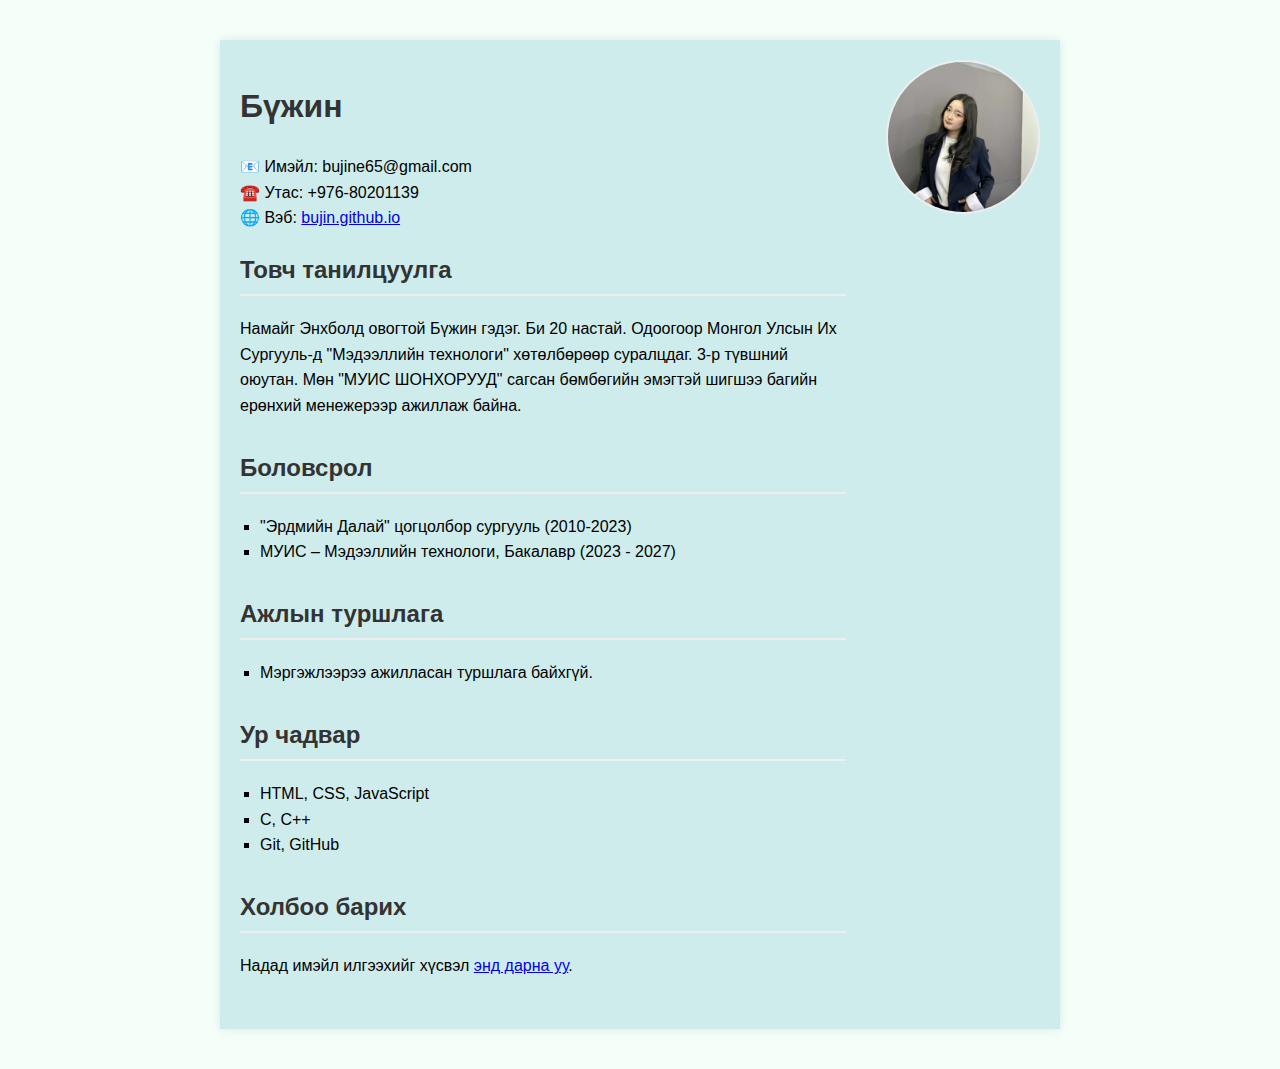
<file: index.html>
<!DOCTYPE html>
<html lang="mn">
<head>
  <meta charset="UTF-8" />
  <meta name="viewport" content="width=device-width, initial-scale=1.0"/>
  <title>Миний CV</title>
  <style>
    body {
      font-family: Arial, sans-serif;
      line-height: 1.6;
      margin: 0;
      padding: 0;
      background-color: #f5fffa;
    }

    .container {
      max-width: 800px;
      margin: 40px auto;
      padding: 20px;
      background: #cfecec;
      box-shadow: 0 0 10px rgba(0,0,0,0.1);

      display: flex;          /* Flexbox болгож байна */
      justify-content: space-between;
      align-items: flex-start;
      gap: 40px;
    }

    .content {
      flex: 1;  /* Текст хэсэг өргөн эзэлнэ */
    }

    .profile-pic {
      width: 150px;
      height: 150px;
      border-radius: 50%;   /* Дугуй болгоно */
      object-fit: cover;    /* Зургийг хэмжээнд тааруулна */
      border: 2px solid #eee;
    }

    h1, h2 {
      color: #333;
    }

    ul {
      list-style-type: square;
      padding-left: 20px;
    }

    .contact {
      margin-bottom: 20px;
    }

    .section {
      margin-bottom: 30px;
    }

    .section h2 {
      border-bottom: 2px solid #eee;
      padding-bottom: 5px;
    }
  </style>
</head>
<body>
  <div class="container">
    <!-- Зүүн талд текст -->
    <div class="content">
      <h1>Бүжин</h1>
      <p class="contact">
        📧 Имэйл: bujine65@gmail.com<br>
        ☎️ Утас: +976-80201139<br>
        🌐 Вэб: <a href="https://bujin.github.io" target="_blank">bujin.github.io</a>
      </p>

      <div class="section">
        <h2>Товч танилцуулга</h2>
        <p>Намайг Энхболд овогтой Бүжин гэдэг. Би 20 настай. Одоогоор Монгол Улсын Их Сургууль-д "Мэдээллийн технологи" хөтөлбөрөөр суралцдаг. 3-р түвшний оюутан. Мөн "МУИС ШОНХОРУУД" сагсан бөмбөгийн эмэгтэй шигшээ багийн ерөнхий менежерээр ажиллаж байна. </p>
      </div>

      <div class="section">
        <h2>Боловсрол</h2>
        <ul>
          <li>"Эрдмийн Далай" цогцолбор сургууль (2010-2023)</li>
          <li>МУИС – Мэдээллийн технологи, Бакалавр (2023 - 2027)</li>
        </ul>
      </div>

      <div class="section">
        <h2>Ажлын туршлага</h2>
        <ul>
          <li>Мэргэжлээрээ ажилласан туршлага байхгүй.</li>
        </ul>
      </div>

      <div class="section">
        <h2>Ур чадвар</h2>
        <ul>
          <li>HTML, CSS, JavaScript</li>
          <li>C, C++</li>
          <li>Git, GitHub</li>
        </ul>
      </div>

      <div class="section">
        <h2>Холбоо барих</h2>
        <p>Надад имэйл илгээхийг хүсвэл <a href="mailto:bujine65@gmail.com">энд дарна уу</a>.</p>
      </div>
    </div>

    <!-- Баруун талд зураг -->
    <div>
      <img src="profile.png" alt="Profile Picture" class="profile-pic">
    </div>
  </div>
</body>
</html>
</file>
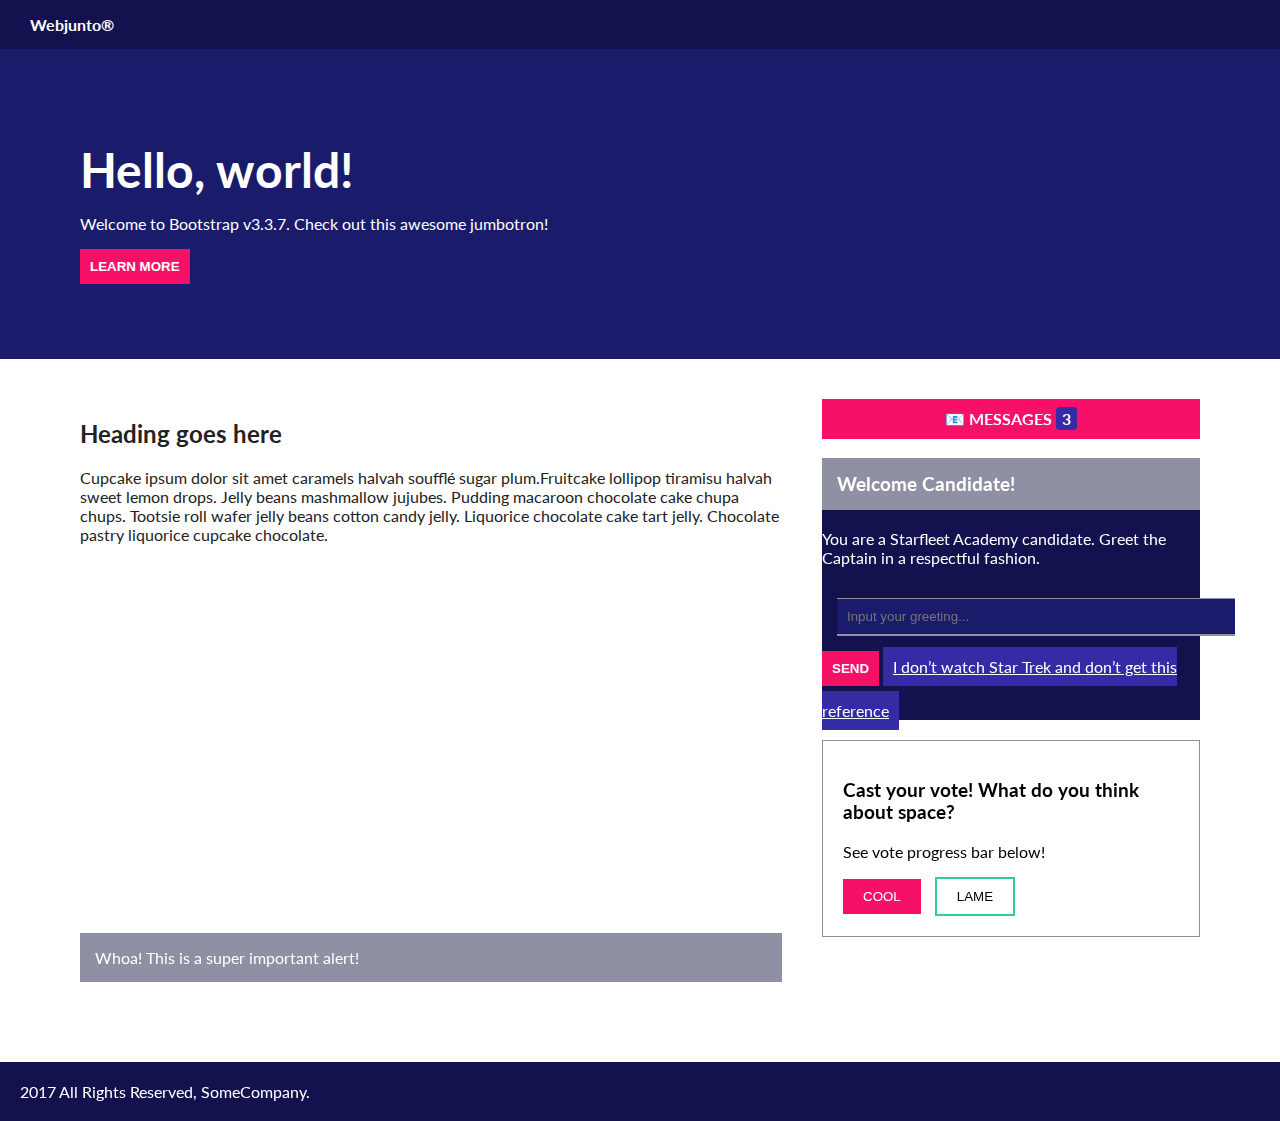
<file: lab5/index.html>
<!DOCTYPE html>
<html lang="en">
<head>
    <meta charset="UTF-8">
    <meta name="viewport" content="width=device-width, initial-scale=1.0">
    <title>Webjuntó Layout</title>

    <link href="https://fonts.googleapis.com/css2?family=Lato:wght@400;700&display=swap" rel="stylesheet">

    <link rel="stylesheet" href="style.css">
</head>
<body>

    <nav class="navbar">
        <div class="nav-left">Webjunto®</div>
    </nav>

    <section class="hero">
        <h1>Hello, world!</h1>
        <p>Welcome to Bootstrap v3.3.7. Check out this awesome jumbotron!</p>
        <button class="btn-pink">LEARN MORE</button>
    </section>

    <div class="container">

        <div class="main-left">
            <h2>Heading goes here</h2>
            <p>
                Cupcake ipsum dolor sit amet caramels halvah soufflé sugar plum.Fruitcake lollipop tiramisu halvah sweet lemon drops. Jelly beans mashmallow jujubes. Pudding macaroon chocolate  cake chupa chups. Tootsie roll wafer jelly beans cotton candy jelly. Liquorice chocolate cake tart jelly. Chocolate pastry liquorice cupcake chocolate.
            </p>

            <div class="video-box">
                <iframe width="100%" height="350" src="https://www.youtube.com/embed/6x0cAzQ7PVs" frameborder="0" allowfullscreen></iframe>
            </div>

            <div class="alert">
                Whoa! This is a super important alert!
            </div>
        </div>

        <div class="main-right">

            <div class="messages-box">
                <div class="messages-header">📧 MESSAGES <span>3</span></div>
            </div>

            <div class="welcome-box">
                <h3>Welcome Candidate!</h3>
                <p>You are a Starfleet Academy candidate. Greet the Captain in a respectful fashion.</p>

                <input type="text" placeholder="Input your greeting...">

                <button class="btn-pink">SEND</button> 

                <a href="#" class="small-link">I don’t watch Star Trek and don’t get this reference</a>
            </div>
                
            <div class="vote-box">
                <h3>Cast your vote! What do you think about space?</h3>
                <p>See vote progress bar below!</p>

                <div class="vote-buttons">
                    <button class="btn-green">COOL</button>
                    <button class="btn-outline">LAME</button>
                </div>
            </div>

        </div>

    </div>

    <footer>
        2017 All Rights Reserved, SomeCompany.
    </footer>

</body>
</html>
</file>
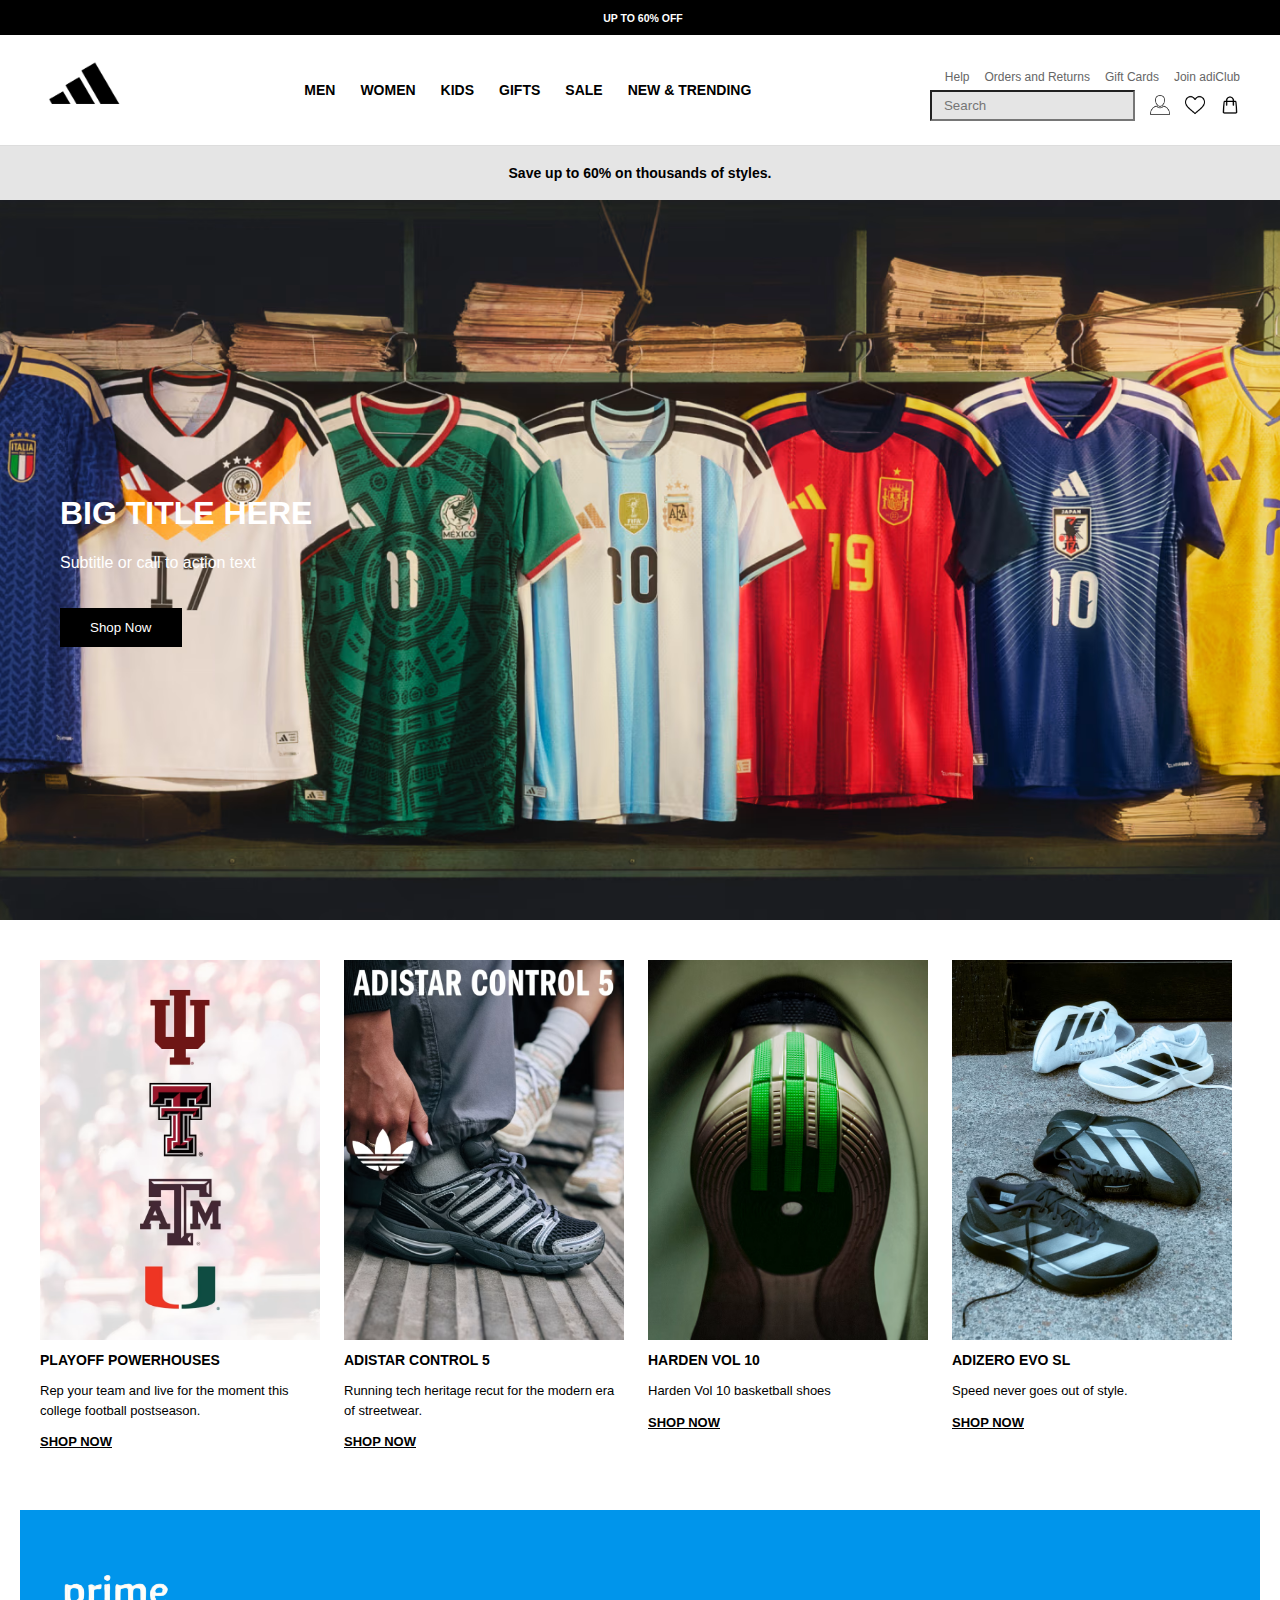
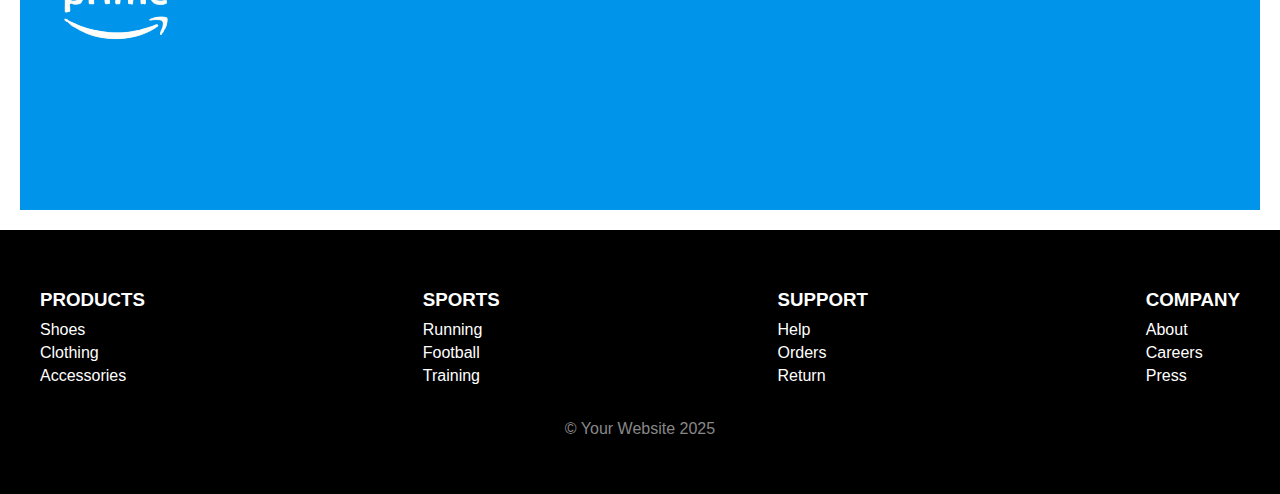
<file: lab6/index.html>
<!DOCTYPE html>
<html lang="en">
<head>
  <meta charset="UTF-8" />
  <meta name="viewport" content="width=device-width, initial-scale=1.0" />

  <title>Adidas Sportswear Store | Lab 6 Project</title>
  <meta name="description" content="Adidas Clone веб сайт – HTML, CSS ашиглан бүтээсэн спорт хувцасны онлайн дэлгүүрийн загвар.">
  <meta name="robots" content="index, follow">
  <link rel="canonical" href="https://bujinenkh.github.io/index.html">
  <link rel="icon" href="favicon.ico" type="image/x-icon">

  <meta property="og:title" content="Adidas Clone – Lab 6 Web Project">
  <meta property="og:description" content="HTML CSS ашиглан хийсэн Adidas веб сайт">
  <meta property="og:type" content="website">
  <meta property="og:url" content="https://bujinenkh.github.io/">

  <script type="application/ld+json">
  {
    "@context": "https://schema.org",
    "@type": "WebSite",
    "name": "Adidas Clone",
    "url": "https://bujinenkh.github.io/",
    "potentialAction": {
      "@type": "SearchAction",
      "target": "https://bujinenkh.github.io/search?q={search_term_string}",
      "query-input": "required name=search_term_string"
    }
  }
  </script>

  <link rel="stylesheet" href="styles.css">
</head>
<body>

  <!-- HEADER -->
  <section class="deed">
    <h2>UP TO 60% OFF</h2>
  </section>

  <header class="header-main">
    <div class="header-left">
      <img src="2.jpg" height="70" class="logo" alt="Adidas logo">
    </div>

    <nav class="header-menu">
      <a href="men.html">MEN</a>
      <a href="women.html">WOMEN</a>
      <a href="kids.html">KIDS</a>
      <a href="gifts.html">GIFTS</a>
      <a href="sale.html">SALE</a>
      <a href="trending.html">NEW & TRENDING</a>
    </nav>

    <div class="header-right">
      <div class="top-links">
        <a href="help.html">Help</a>
        <a href="orders.html">Orders and Returns</a>
        <a href="giftcards.html">Gift Cards</a>
        <a href="club.html">Join adiClub</a>
      </div>
      <div class="icons">
        <input type="text" placeholder="Search" aria-label="Search products"/>
        <img src="person.png" height="20" alt="User icon">
        <img src="heart.png" height="20" alt="Favorites icon">
        <img src="shopping-bag.png" height="20" alt="Shopping bag icon">
      </div>
    </div>
  </header>

  <div class="dund">
    <p>Save up to 60% on thousands of styles.</p>
  </div>

  <!-- HERO SECTION -->
  <section class="hero">
    <div class="hero-text">
      <h1>BIG TITLE HERE</h1>
      <p>Subtitle or call to action text</p>
      <button aria-label="Shop Adidas products">Shop Now</button>
    </div>
  </section>

  <!-- PRODUCT CARDS -->
  <section class="cards">
    <div class="card">
      <img src="3.jpg" alt="Playoff Powerhouses sportswear">
      <h3>PLAYOFF POWERHOUSES</h3>
      <p>Rep your team and live for the moment this college football postseason.</p>
      <a href="products.html">SHOP NOW</a>
    </div>

    <div class="card">
      <img src="4.jpg" alt="Adistar Control 5 running shoes">
      <h3>ADISTAR CONTROL 5</h3>
      <p>Running tech heritage recut for the modern era of streetwear.</p>
      <a href="products.html">SHOP NOW</a>
    </div>

    <div class="card">
      <img src="5.jpg" alt="Harden Vol 10 basketball shoes">
      <h3>HARDEN VOL 10</h3>
      <p>Harden Vol 10 basketball shoes</p>
      <a href="products.html">SHOP NOW</a>
    </div>

    <div class="card">
      <img src="6.jpg" alt="Adizero Evo SL running shoes">
      <h3>ADIZERO EVO SL</h3>
      <p>Speed never goes out of style.</p>
      <a href="products.html">SHOP NOW</a>
    </div>
  </section>

  <!-- PRODUCT BANNERS -->
  <section class="banner-grid">
    <div class="banner big">
      <img src="prime.png" alt="Prime sportswear banner">
    </div>
  </section>

  <!-- FOOTER -->
  <footer class="footer">
    <nav class="footer-cols">
      <div class="col">
        <h3>PRODUCTS</h3>
        <a href="shoes.html">Shoes</a>
        <a href="clothing.html">Clothing</a>
        <a href="accessories.html">Accessories</a>
      </div>
      <div class="col">
        <h3>SPORTS</h3>
        <a href="running.html">Running</a>
        <a href="football.html">Football</a>
        <a href="training.html">Training</a>
      </div>
      <div class="col">
        <h3>SUPPORT</h3>
        <a href="help.html">Help</a>
        <a href="orders.html">Orders</a>
        <a href="returns.html">Return</a>
      </div>
      <div class="col">
        <h3>COMPANY</h3>
        <a href="about.html">About</a>
        <a href="careers.html">Careers</a>
        <a href="press.html">Press</a>
      </div>
    </nav>
    <p class="copy">© Your Website 2025</p>
  </footer>

</body>
</html>
</file>
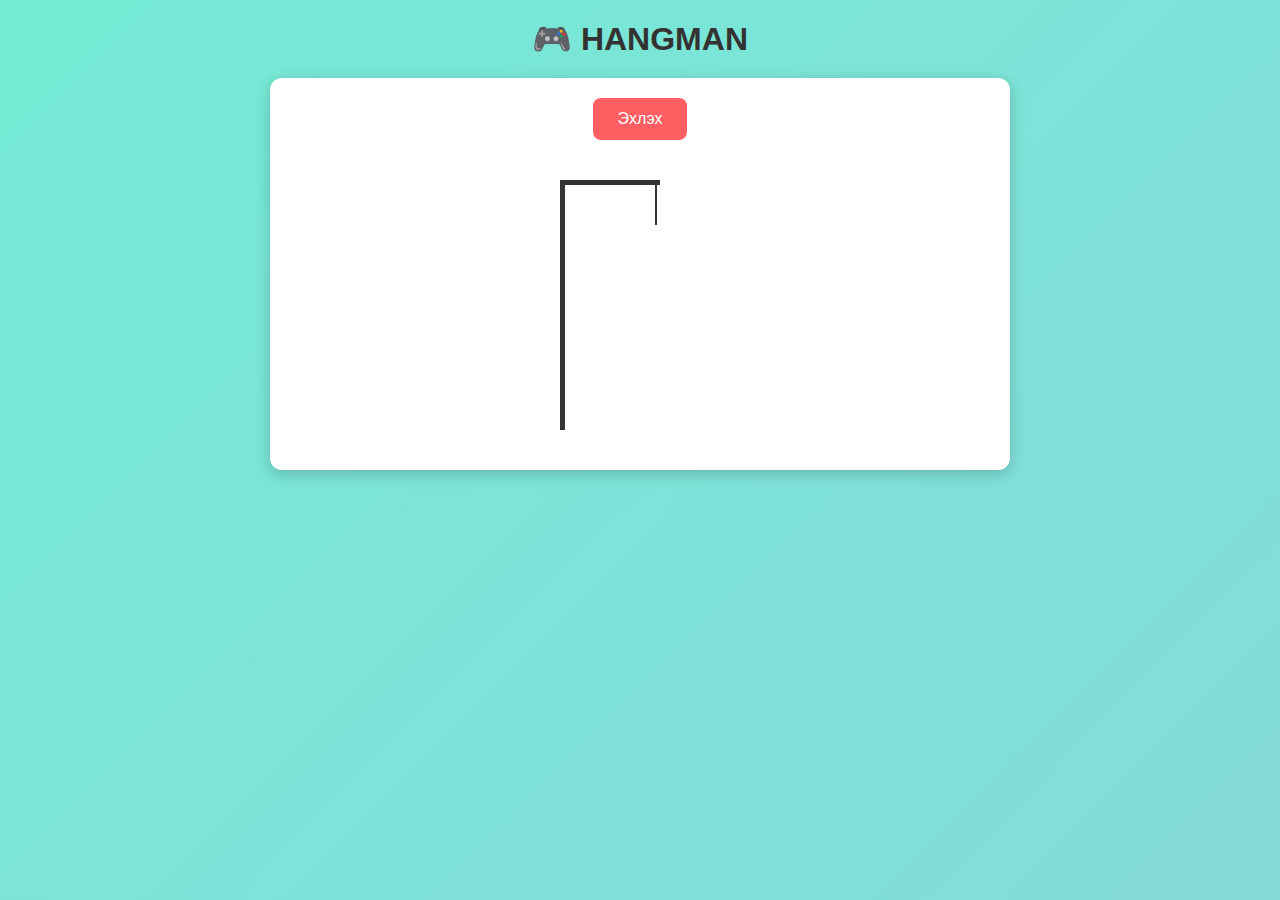
<file: lab8/index.html>
<!DOCTYPE html>
<html lang="mn">
<head>
  <meta charset="UTF-8">
  <title>Дүүжилдэг тоглоом</title>
  <meta name="viewport" content="width=device-width, initial-scale=1.0">
  <style>

    body {
      font-family: 'Segoe UI', sans-serif;
      background: linear-gradient(135deg, #74ebd5 0%, #ACB6E5 100%);
      margin: 0;
      padding: 0;
      text-align: center;
      color: #333;
      background-size: 400% 400%;
      animation: gradientMove 15s ease infinite;
    }
    h1 { margin: 20px; }
    #game {
      max-width: 700px;
      margin: auto;
      background: white;
      padding: 20px;
      border-radius: 12px;
      box-shadow: 0 4px 15px rgba(0,0,0,0.2);
      transition: transform 0.3s ease, box-shadow 0.3s ease;
    }
    #game:hover {
    transform: scale(1.02);
    box-shadow: 0 0 25px rgba(0,150,255,0.5);
  }
    #question { font-size: 20px; margin: 15px 0; }
    #word { font-size: 28px; letter-spacing: 10px; margin: 20px 0; }
    #letters button {
      margin: 5px; padding: 10px 15px;
      border: none; border-radius: 6px;
      background: #0095eb; color: white;
      font-weight: bold; cursor: pointer;
      transition: 0.3s;
    }
    
    #letters button {
      animation: pulse 2s infinite;
    }
    #letters button:hover { background: #007acc; }
    #hangman {
      margin: 20px auto;
      width: 200px; height: 250px;
      position: relative;
    }
    .gallows {
      position: absolute;
      width: 5px; height: 250px;
      background: #333;
      left: 20px; top: 0;
    }
    .beam {
      position: absolute;
      width: 100px; height: 5px;
      background: #333;
      left: 20px; top: 0;
    }
    .rope {
      position: absolute;
      width: 2px; height: 40px;
      background: #333;
      left: 115px; top: 5px;
    }
    .part {
      position: absolute;
      background: #333;
      animation: fadeIn 0.5s ease forwards, swing 2s ease-in-out infinite;
      transform-origin: top center;
    }
    .head {
      width: 40px; height: 40px;
      border-radius: 50%;
      top: 45px; left: 95px;
    }
    .body {
      width: 5px; height: 60px;
      top: 85px; left: 113px;
    }
    .arm-left {
      width: 40px; height: 5px;
      top: 100px; left: 75px;
    }
    .arm-right {
      width: 40px; height: 5px;
      top: 100px; left: 115px;
    }
    .leg-left {
      width: 40px; height: 5px;
      top: 145px; left: 75px;
      transform: rotate(30deg);
    }
    .leg-right {
      width: 40px; height: 5px;
      top: 145px; left: 115px;
      transform: rotate(-30deg);
    }
    #message { font-size: 20px; font-weight: bold; margin-top: 15px; }
    #startBtn {
      padding: 12px 25px; background: #ff5e62;
      color: white; border: none; border-radius: 8px;
      cursor: pointer; font-size: 16px; margin-bottom: 20px;
    }
    #startBtn:hover { background: #ff9966; }
    @keyframes gradientMove {
  0% { background-position: 0% 50%; }
  50% { background-position: 100% 50%; }
  100% { background-position: 0% 50%; }
}

@keyframes pulse {
  0% { transform: scale(1); }
  50% { transform: scale(1.05); }
  100% { transform: scale(1); }
}

@keyframes fadeIn {
  from { opacity: 0; transform: scale(0.8); }
  to { opacity: 1; transform: scale(1); }
}
@keyframes swing {
  0% { transform: rotate(0deg); }
  25% { transform: rotate(3deg); }
  50% { transform: rotate(0deg); }
  75% { transform: rotate(-3deg); }
  100% { transform: rotate(0deg); }
}

  </style>
</head>
<body>

  <h1>🎮 HANGMAN</h1>
  <div id="game">
    <button id="startBtn" onclick="startGame()">Эхлэх</button>
    <div id="question"></div>
    <div id="word"></div>
    <div id="letters"></div>
    <div id="hangman">
      <div class="gallows"></div>
      <div class="beam"></div>
      <div class="rope"></div>
    </div>
    <div id="message"></div>
  </div>

<script>
  const questions = [
    'Монгол улсын нийслэл?', 'Хамгийн том амьтан?', 'Хамгийн өндөр уул?',
    'Монголын хамгийн том нуур?', 'Хамгийн хурдан амьтан?', 'Монголын үндэсний спорт?',
    'Хамгийн урт гол?', 'Хамгийн том тив?'
  ];
  const answers = [
    'УЛААНБААТАР', 'ХАЛИМ', 'ЭВЕРЕСТ', 'УВС', 'ГЕПАРД', 'БӨХ', 'НИЛ', 'АЗИ'
  ];

  let currentAnswer = "";
  let displayWord = [];
  let wrongGuesses = 0;
  const maxWrong = 6;
  let usedQuestions = [];

  function startGame() {
    usedQuestions = [];
    loadQuestion();
  }

  function loadQuestion() {
    if (usedQuestions.length === questions.length) {
      document.getElementById("question").innerText = " Бүх асуултыг зөв таалаа!";
      document.getElementById("word").innerText = "";
      document.getElementById("letters").innerHTML = "";
      document.getElementById("hangman").innerHTML = '<div class="gallows"></div><div class="beam"></div><div class="rope"></div>';
      return;
    }
    let idx;
    do {
      idx = Math.floor(Math.random() * questions.length);
    } while (usedQuestions.includes(idx));
    usedQuestions.push(idx);

    document.getElementById("question").innerText = questions[idx];
    currentAnswer = answers[idx].toUpperCase();
    displayWord = Array(currentAnswer.length).fill("_");
    document.getElementById("word").innerText = displayWord.join(" ");
    wrongGuesses = 0;
    document.getElementById("hangman").innerHTML = '<div class="gallows"></div><div class="beam"></div><div class="rope"></div>';
    document.getElementById("message").innerText = "";

    const lettersDiv = document.getElementById("letters");
    lettersDiv.innerHTML = "";
    const alphabet = "АБВГДЕЁЖЗИЙКЛМНОӨПРСТУҮФХЦЧШЩЪЫЬЭЮЯ".split("");
    for (let ch of alphabet) {
      const btn = document.createElement("button");
      btn.innerText = ch;
      btn.onclick = () => guessLetter(ch);
      lettersDiv.appendChild(btn);
    }
  }

  function guessLetter(ch) {
    if (currentAnswer.includes(ch)) {
      let found = false;
      for (let i = 0; i < currentAnswer.length; i++) {
        if (currentAnswer[i] === ch && displayWord[i] === "_") {
          displayWord[i] = ch;
          found = true;
          break;
        }
      }
      if (found) {
        document.getElementById("word").innerText = displayWord.join(" ");
        if (!displayWord.includes("_")) {
          document.getElementById("message").innerText = "Зөв таалаа!";
          setTimeout(loadQuestion, 1500);
        }
      }
    } else {
      wrongGuesses++;
      drawHangman();
      if (wrongGuesses >= maxWrong) {
        document.getElementById("message").innerText = " Тоглоом дууслаа! Хариулт: " + currentAnswer;
      }
    }
  }

  function drawHangman() {
    const hangmanDiv = document.getElementById("hangman");
    hangmanDiv.innerHTML = '<div class="gallows"></div><div class="beam"></div><div class="rope"></div>';
    if (wrongGuesses >= 1) hangmanDiv.appendChild(createPart("head"));
    if (wrongGuesses >= 2) hangmanDiv.appendChild(createPart("body"));
    if (wrongGuesses >= 3) hangmanDiv.appendChild(createPart("arm-left"));
    if (wrongGuesses >= 4) hangmanDiv.appendChild(createPart("arm-right"));
    if (wrongGuesses >= 5) hangmanDiv.appendChild(createPart("leg-left"));
    if (wrongGuesses >= 6) hangmanDiv.appendChild(createPart("leg-right"));
  }

  function createPart(cls) {
    const part = document.createElement("div");
    part.className = "part " + cls;
    return part;
  }
</script>

</body>
</html>
</file>
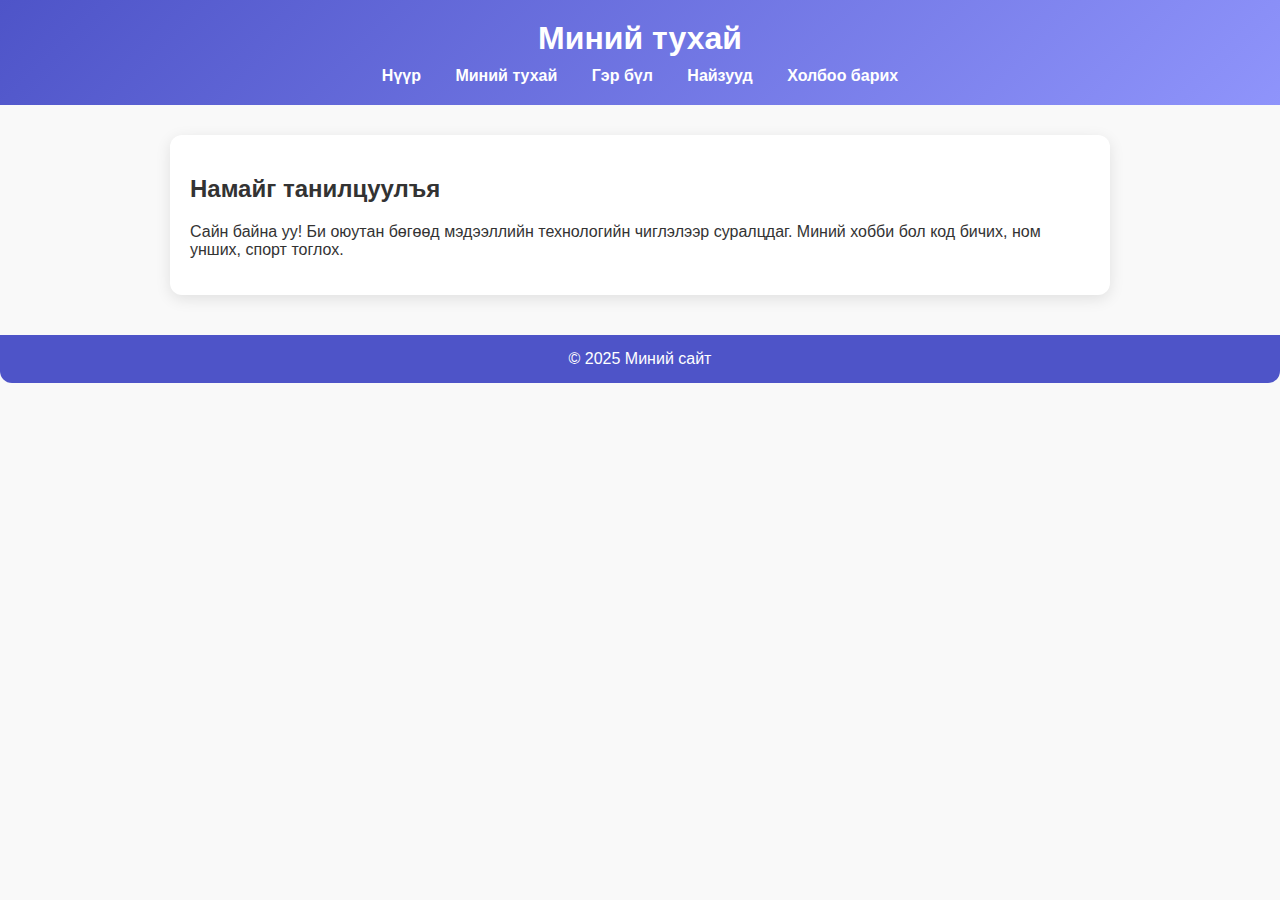
<file: lab2/about.html>
<!DOCTYPE html>
<html lang="mn">
<head>
    <meta charset="UTF-8">
    <title>Миний тухай</title>
    <link rel="stylesheet" href="style.css">
</head>
<body>
    <header>
        <h1>Миний тухай</h1>
        <nav>
            <a href="index.html">Нүүр</a>
            <a href="about.html">Миний тухай</a>
            <a href="family.html">Гэр бүл</a>
            <a href="friends.html">Найзууд</a>
            <a href="contact.html">Холбоо барих</a>
        </nav>
    </header>
    <main>
        <h2>Намайг танилцуулъя</h2>
        <p>Сайн байна уу! Би оюутан бөгөөд мэдээллийн технологийн чиглэлээр суралцдаг. Миний хобби бол код бичих, ном унших, спорт тоглох.</p>
    </main>
    <footer>
        &copy; 2025 Миний сайт
    </footer>
</body>
</html>
</file>
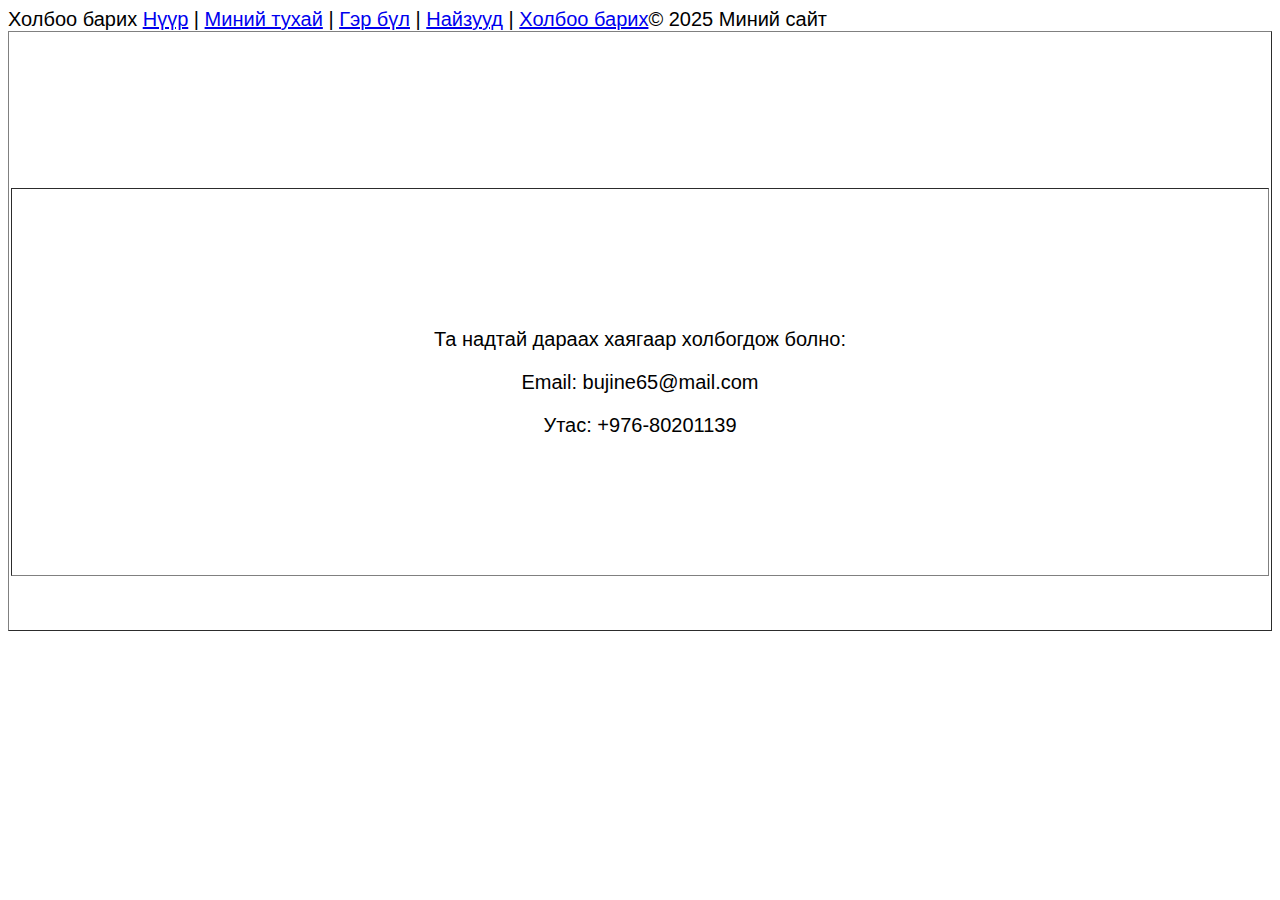
<file: lab2/contact.html>
<!DOCTYPE html>
<html>
<head>
    <meta charset="UTF-8">
    <title>Холбоо барих</title>
</head>
<style>
body {
    font-family: 'Segoe UI', Tahoma, Geneva, Verdana, sans-serif;
    font-size: 20px;
}
</style>
<body>
    <table border="1" width="100%" height="600" >
        <tr height="100" style="background-color:cadetblue;>
            <td colspan="2" align="center"><h1">Холбоо барих</h1></td>
        </tr>
        <tr height="50" style="background-color:rgb(148, 219, 221);>
            <td colspan="2" align="center">
                <a href="index.html">Нүүр</a> | 
                <a href="about.html">Миний тухай</a> | 
                <a href="family.html">Гэр бүл</a> | 
                <a href="friends.html">Найзууд</a> | 
                <a href="contact.html">Холбоо барих</a>
            </td>
        </tr>
        <tr>
            <td colspan="2" align="center">
                <p>Та надтай дараах хаягаар холбогдож болно:</p>
                <p>Email: bujine65@mail.com</p>
                <p>Утас: +976-80201139</p>
            </td>
        </tr>
        <tr height="50" style="background-color:cadetblue;>
            <td colspan="2" align="center">&copy; 2025 Миний сайт</td>
        </tr>
    </table>
</body>
</html>
</file>
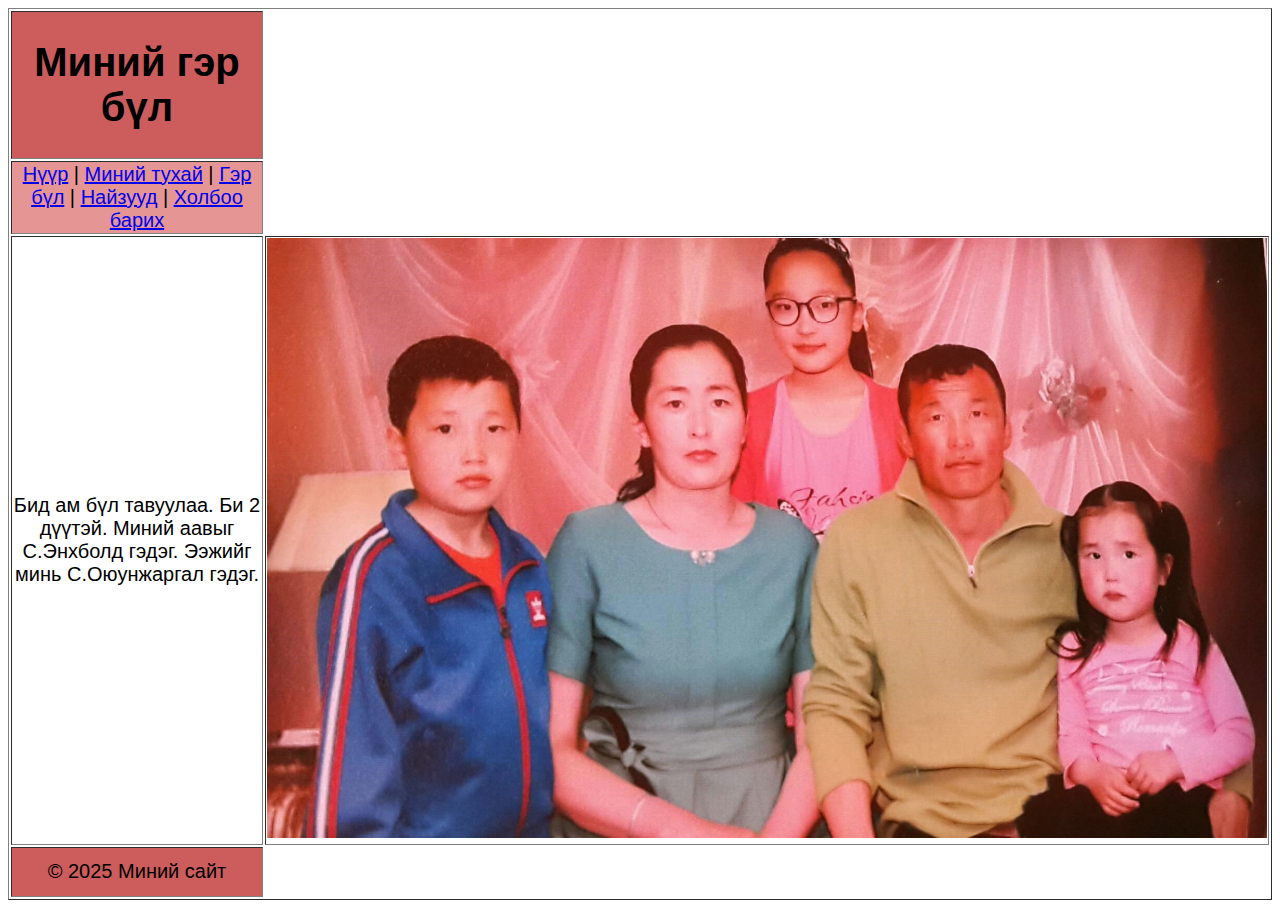
<file: lab2/family.html>
<!DOCTYPE html>
<html>
<head>
    <meta charset="UTF-8">
    <title>Миний гэр бүл</title>
</head>
<style>
body {
    font-family: 'Segoe UI', Tahoma, Geneva, Verdana, sans-serif;
    font-size: 20px;
}
</style>
<body>
    <table border="1" width="100%" height="600">
        <tr height="100" style="background-color:indianred;">
            <td colspan="2" align="center"><h1>Миний гэр бүл</h1></td>
        </tr>
        <tr height="50" style="background-color:rgb(230, 149, 149);">
            <td colspan="2" align="center">
                <a href="index.html">Нүүр</a> | 
                <a href="about.html">Миний тухай</a> | 
                <a href="family.html">Гэр бүл</a> | 
                <a href="friends.html">Найзууд</a> | 
                <a href="contact.html">Холбоо барих</a>
            </td>
        </tr>
        <tr>
            <td width="40%" colspan="2" align="center">
                <p>Бид ам бүл тавуулаа. Би 2 дүүтэй. Миний аавыг С.Энхболд гэдэг. Ээжийг минь С.Оюунжаргал гэдэг.</p>
            </td>
            <td width="60%" align="center">
                <img src="family.jpg" alt="Зураг" style="width:1000px; height:600px;">
            </td>
        </tr>
        <tr height="50" style="background-color:indianred;">
            <td colspan="2" align="center">&copy; 2025 Миний сайт</td>
        </tr>
    </table>
</body>
</html>
</file>
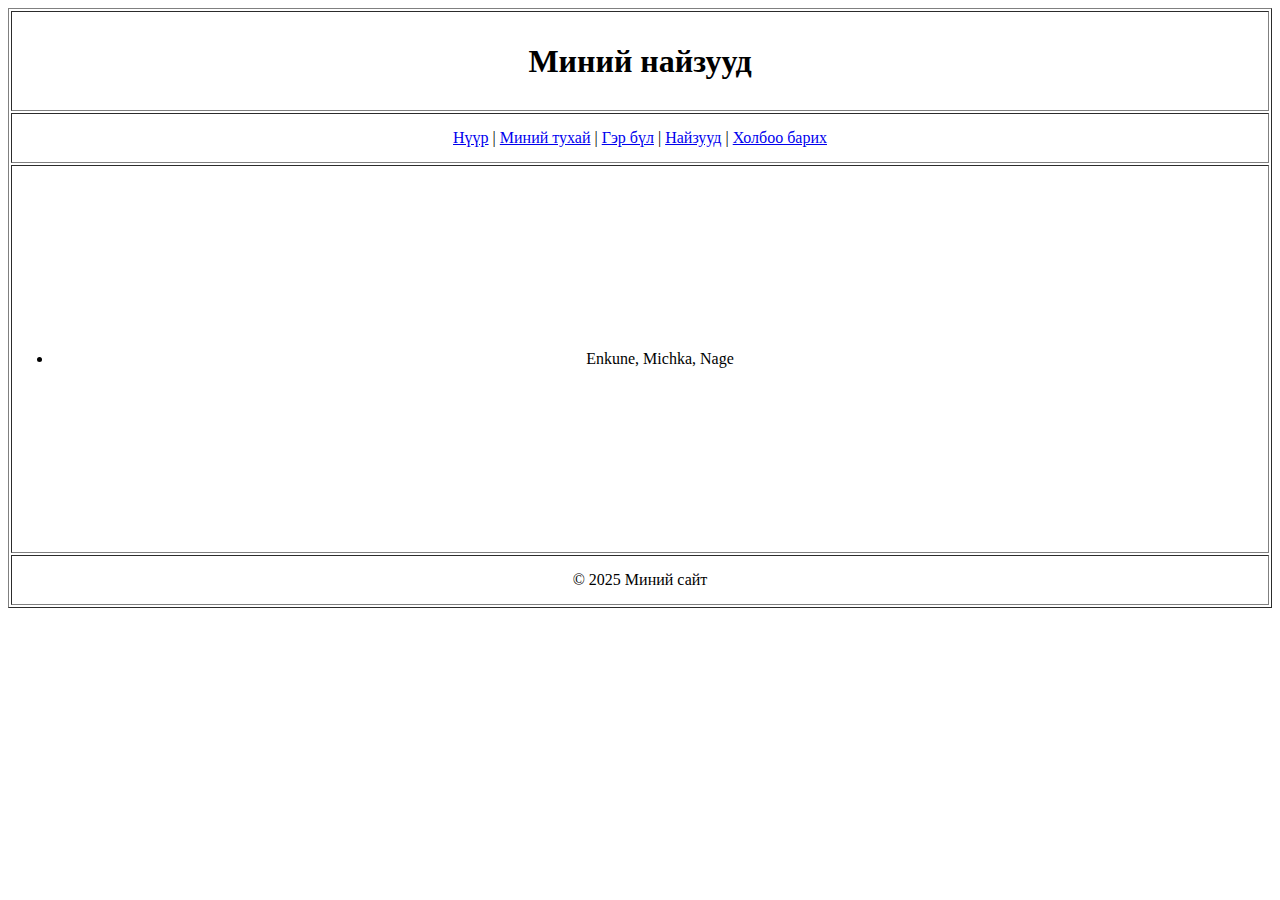
<file: lab2/friends.html>
<!DOCTYPE html>
<html>
<head>
    <meta charset="UTF-8">
    <title>Найзууд</title>
</head>
<body>
    <table border="1" width="100%" height="600">
        <tr height="100">
            <td colspan="2" align="center"><h1>Миний найзууд</h1></td>
        </tr>
        <tr height="50">
            <td colspan="2" align="center">
                <a href="index.html">Нүүр</a> | 
                <a href="about.html">Миний тухай</a> | 
                <a href="family.html">Гэр бүл</a> | 
                <a href="friends.html">Найзууд</a> | 
                <a href="contact.html">Холбоо барих</a>
            </td>
        </tr>
        <tr>
            <td colspan="2" align="center">
                <ul>
                    <li>Enkune, Michka, Nage</li>
                </ul>
            </td>
        </tr>
        <tr height="50">
            <td colspan="2" align="center">&copy; 2025 Миний сайт</td>
        </tr>
    </table>
</body>
</html>
</file>
<file: lab5/style.css>
body {
    font-family: 'Lato', sans-serif;
    margin: 0;
    background: #ffffff;
    color: #222;
}

:root {
    --dark1: #13124F;
    --dark2: #1B1B6C;
    --dark3: #352BA5;
    --pink: #F61067;
    --green: #2AD392;
    --gray: #9090A5;
}

.navbar {
    background: var(--dark1);
    padding: 15px 30px;
    color: white;
    font-weight: bold;
}

.hero {
    background: var(--dark2);
    color: white;
    padding: 60px 80px;
    text-align: left;
}

.hero h1 {
    font-size: 3rem;
    margin-bottom: 10px;
}

.btn-pink {
    background: var(--pink);
    margin-bottom: 15px;
    border: none;
    color: white;
    font-weight: bold;
    cursor: pointer;
    padding: 10px;
    
}

.container {
    display: flex;
    padding: 40px 80px;
    gap: 40px;
}

.main-left {
    width: 65%;
}

.main-right {
    width: 35%;
}

.messages-header {
    text-align: center;
    background: var(--pink);
    color: white;
    padding: 10px;
    font-weight: bold;
}

.messages-header span {
    background: #352BA5;
    color: white;
    padding: 2px 6px;
    border-radius: 4px;
}

.welcome-box{
    background: var(--dark1);
    color: white;
}
.welcome-box h3{
    background: var(--gray);
    padding: 15px;
}
.vote-box {
    background: white;
    border-style: solid;
    border-width: 1px;
    border-color: var(--gray);
    padding: 20px;
    margin-top: 20px;
    color: black;
}

.welcome-box input {
    width: 100%;
    padding: 10px;
    border: none;
    margin: 15px;
    margin-right: 15px;
    background: var(--dark2);
    margin-bottom: 15px;
    border-top: 1px solid var(--gray);
    border-bottom: 2px solid var(--gray);
}

.btn-green {
    background: var(--pink);
    padding: 10px 20px;
    border: none;
    color: white;
    margin-right: 10px;
    cursor: pointer;
}

.btn-outline {
    padding: 10px 20px;
    background: transparent;
    border: 2px solid var(--green);
    cursor: pointer;
}

.alert {
    padding: 15px;
    background: var(--gray);
    color: white;
    margin-top: 20px;
}

footer {
    text-align:left;
    padding: 20px;
    background: var(--dark1);
    color: white;
    margin-top: 40px;
}
.small-link{
    width: 100%;
    background: var(--dark3);
    padding: 10px;
    text-align: center;
    color: white;
}

@media (max-width: 992px) {
    .container {
        flex-direction: column;
        padding: 30px;
    }
    .main-left, .main-right {
        width: 100%;
    }
}

@media (max-width: 600px) {
    .hero {
        padding: 40px 20px;
    }

    .hero h1 {
        font-size: 2.2rem;
    }
}
</file>
<file: lab6/styles.css>
body {
    margin: 0;
    font-family: Arial, sans-serif;
}

/* HEADER */
.deed{
    width: 100%;
    font-size: 7px;
    background-color: black;
    color: white;
    text-align: center;
    padding: 3px;
}
.header-main {
  display: flex;
  justify-content: space-between;
  align-items: center;
  padding: 18px 40px;
  border-bottom: 1px solid #ddd;
}

.header-menu {
  display: flex;
  gap: 25px;
  font-size: 14px;
  font-weight: 700;
}

.header-menu a {
  text-decoration: none;
  color: #000;
}

.header-right {
  display: flex;
  flex-direction: column;  
  align-items: flex-end;
  gap: 6px;
}

.top-links {
  margin-top: 10px;
  display: flex;
  gap: 15px;
  font-size: 12px;
}

.top-links a {
  text-decoration: none;
  color: #666;
}

.icons {
  display: flex;
  align-items: center;
  gap: 15px;
}

.icons input {
  padding: 6px 12px; 
  background-color:#e5e5e5;
}

.dund{
    position: relative;
    box-sizing: border-box;
    cursor: pointer;
    display: block;
    font-family:'Segoe UI', Tahoma, Geneva, Verdana, sans-serif;
    font-style: normal;
    font-weight: 700;
    font-size: 14px;
    justify-content: space-between;
    text-align: center;
    color: black;
    background:#e5e5e5;
    padding-bottom: 5px;
    padding-top: 5px;
}
/* HERO */
.hero {
    height: 80vh;
    display: flex;
    align-items: center;
    justify-content: flex-start;
    background: url("1.jpg") center/cover no-repeat;
    padding-left: 60px;
    color: white;
}

.hero-text button {
    padding: 12px 30px;
    background: black;
    color: white;
    border: none;
    margin-top: 20px;
    cursor: pointer;
}

/* CATEGORIES */

.cards {
    display: flex;
    gap: 24px;                 
    padding: 40px;
}

.card {
    width: 280px;
}

.card img {
    width: 100%;
    height: 380px;
    object-fit: cover;        
    display: block;
}

.card h3 {
    font-size: 14px;
    font-weight: 700;
    margin: 12px 0 8px;
    text-transform: uppercase;
}

.card p {
    font-size: 13px;
    line-height: 1.5;
    margin-bottom: 12px;
}

.card a {
    font-size: 13px;
    font-weight: 700;
    text-decoration: underline;
    color: black;
}

/* BANNER GRID */
.banner-grid {
    display: flex;
    gap: 20px;
    padding: 20px;
}

.banner {
    flex: 1;
    height: 300px;
    background: #0095eb;
}

.banner.big {
    flex: 2;
    height: 300px;
    align-items: center;
}

/* FOOTER */
.footer {
    background: black;
    color: white;
    padding: 40px;
}

.footer-cols {
    display: flex;
    justify-content: space-between;
    margin-bottom: 30px;
}

.col h3 {
    margin-bottom: 10px;
}

.col a {
    color: white;
    text-decoration: none;
    display: block;
    margin: 5px 0;
}

.copy {
    text-align: center;
    margin-top: 20px;
    color: #888;
}
</file>
<file: lab2/style.css>
/* Ерөнхий стиль */
body {
    font-family: Arial, sans-serif;
    margin: 0;
    padding: 0;
    background: #f9f9f9;
    color: #333;
}

header {
    background: linear-gradient(135deg, #4e54c8, #8f94fb);
    padding: 20px;
    text-align: center;
    color: white;
}

header h1 {
    margin: 0;
    font-size: 2rem;
}

/* Навигацийн цэс */
nav {
    margin-top: 10px;
}
nav a {
    text-decoration: none;
    color: white;
    margin: 0 15px;
    font-weight: bold;
    transition: 0.3s;
}
nav a:hover {
    color: #ffd369;
}

/* Контент */
main {
    max-width: 900px;
    margin: 30px auto;
    padding: 20px;
    background: white;
    border-radius: 12px;
    box-shadow: 0 4px 15px rgba(0,0,0,0.1);
}

/* Хөл */
footer {
    text-align: center;
    padding: 15px;
    margin-top: 40px;
    background: #4e54c8;
    color: white;
    border-radius: 0 0 12px 12px;
}
</file>
